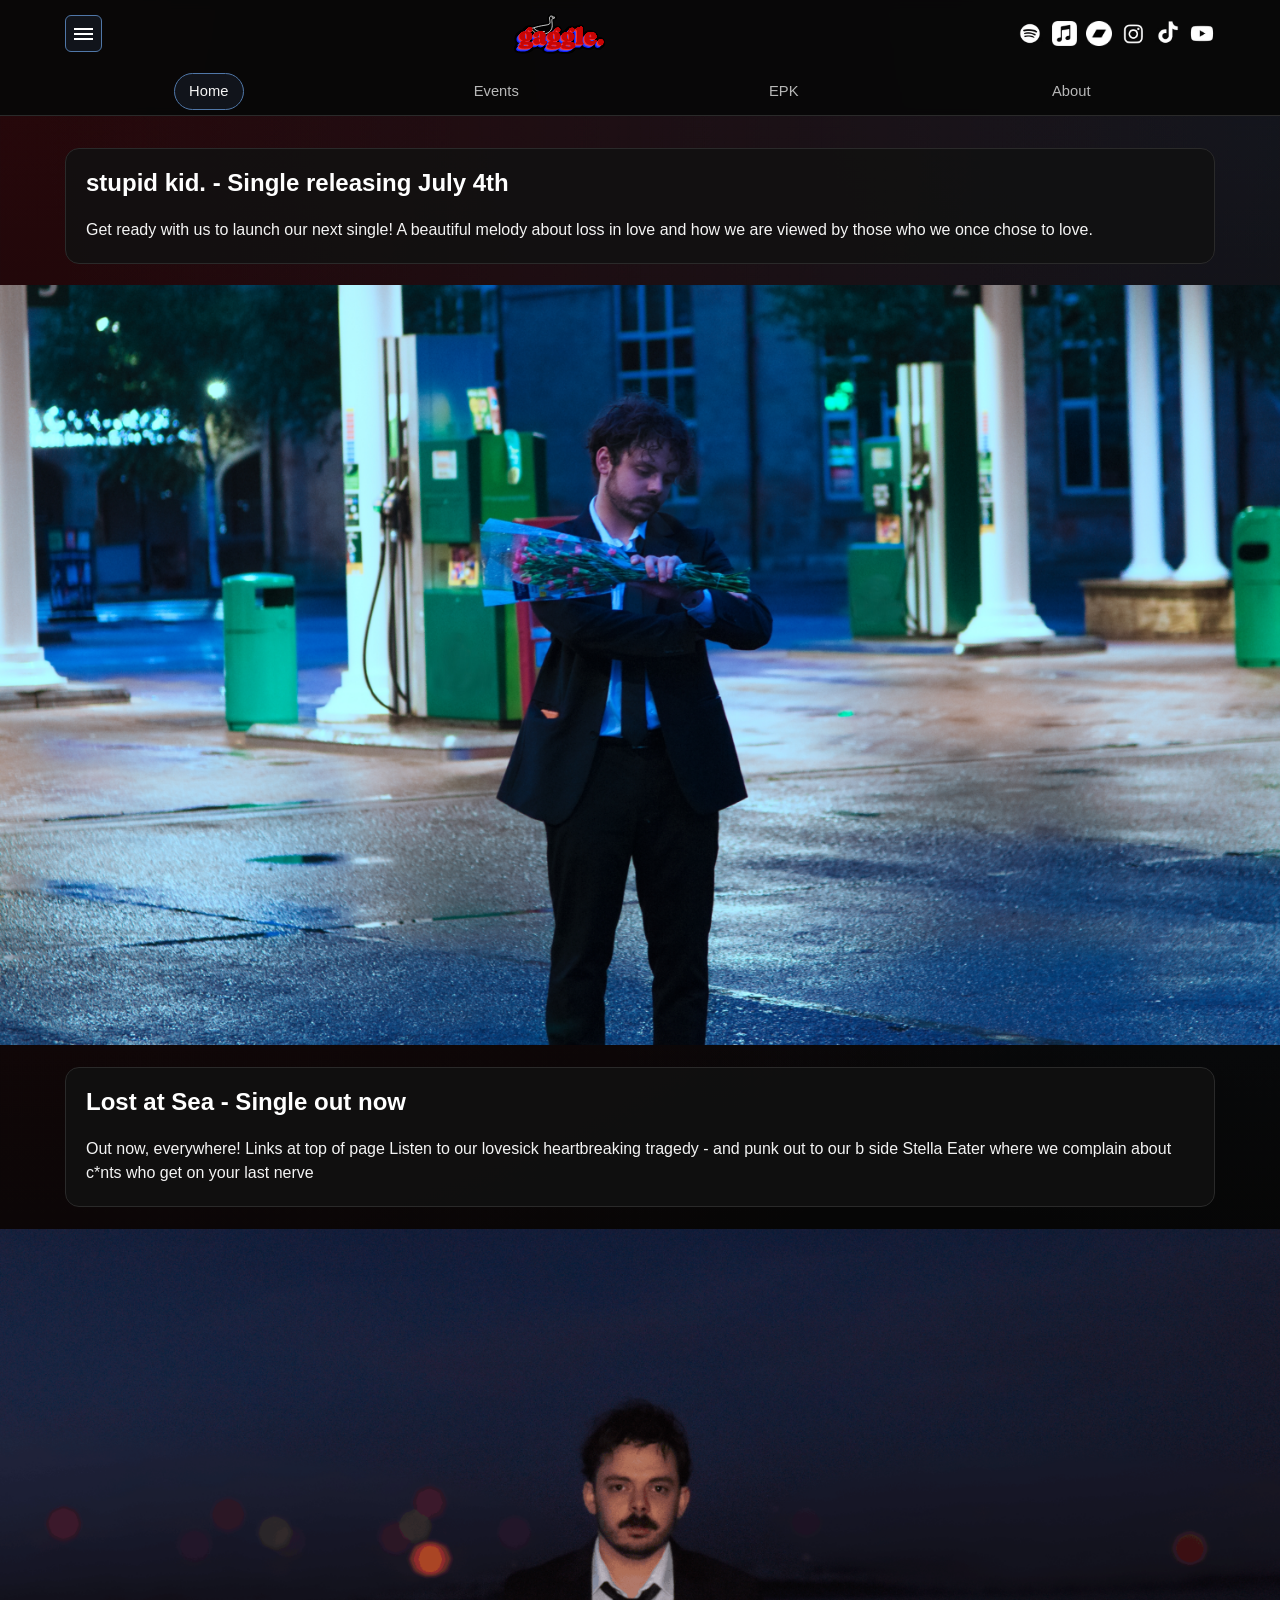
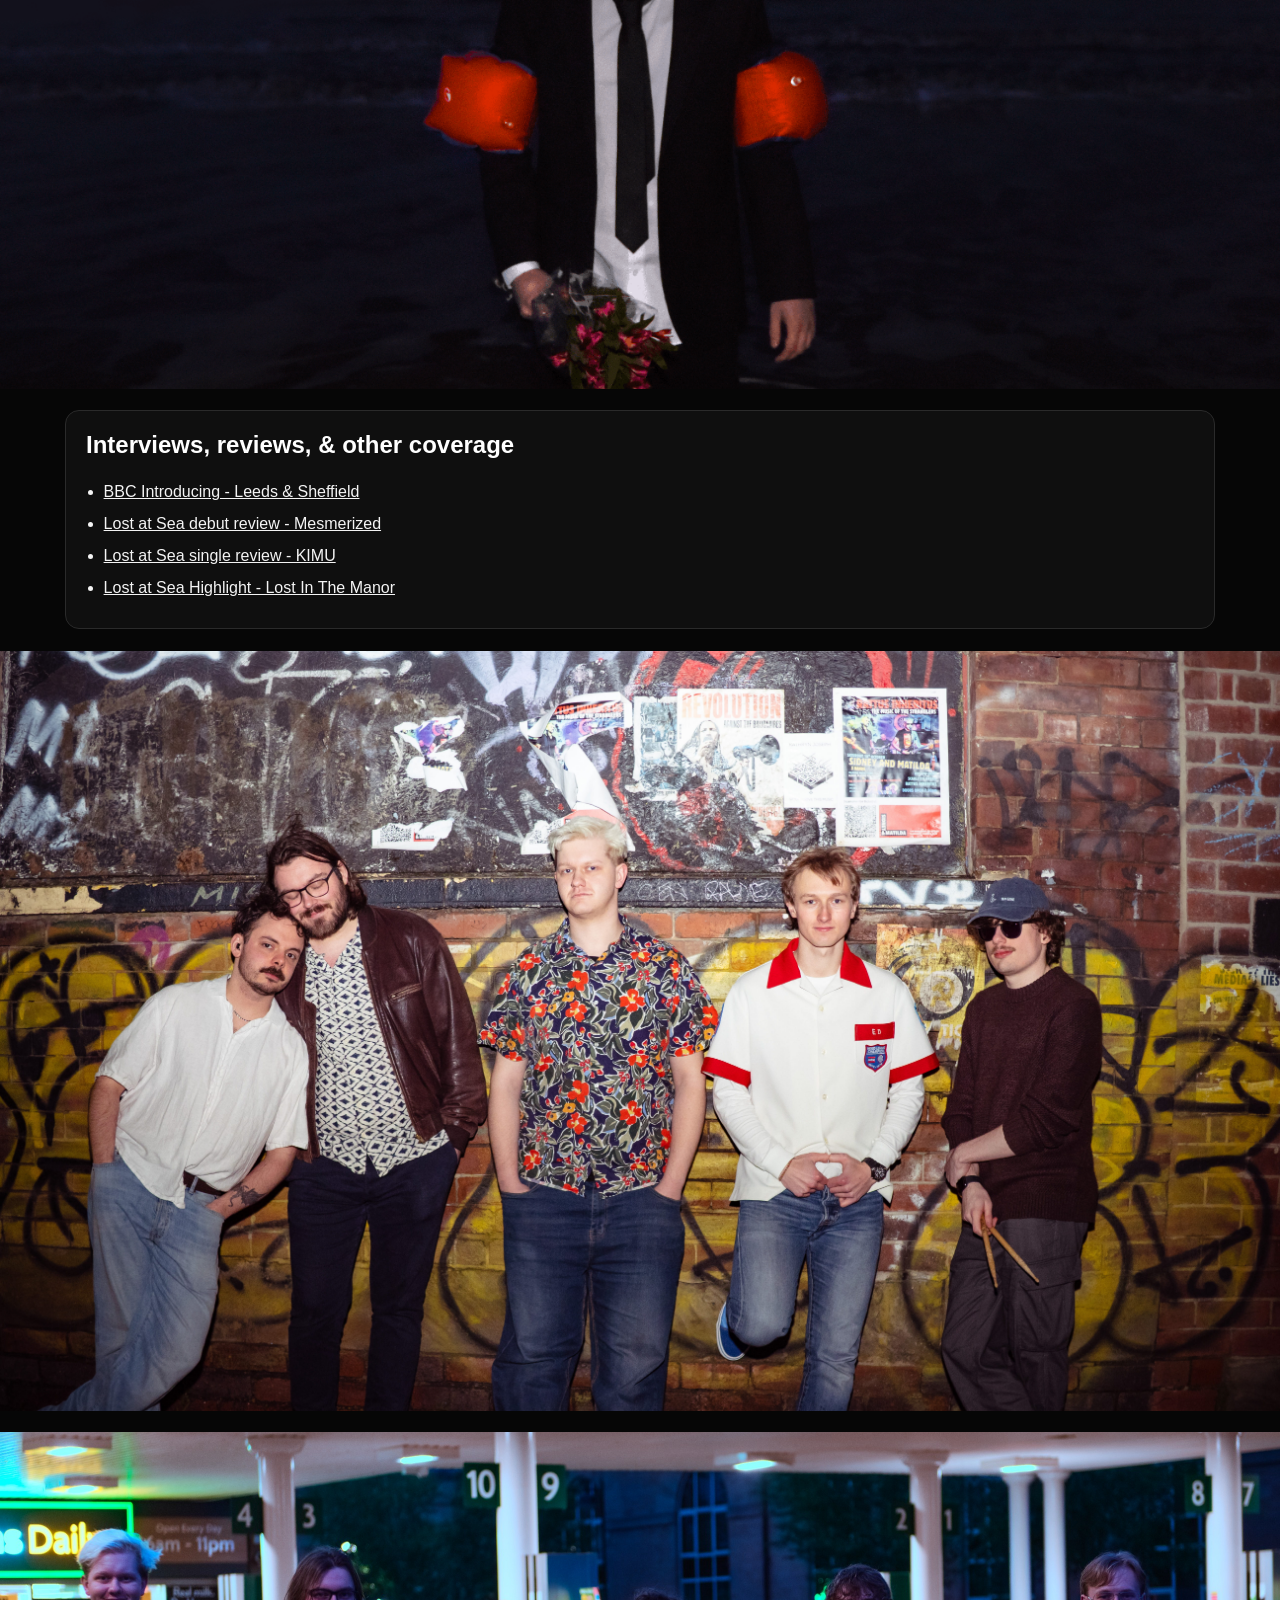
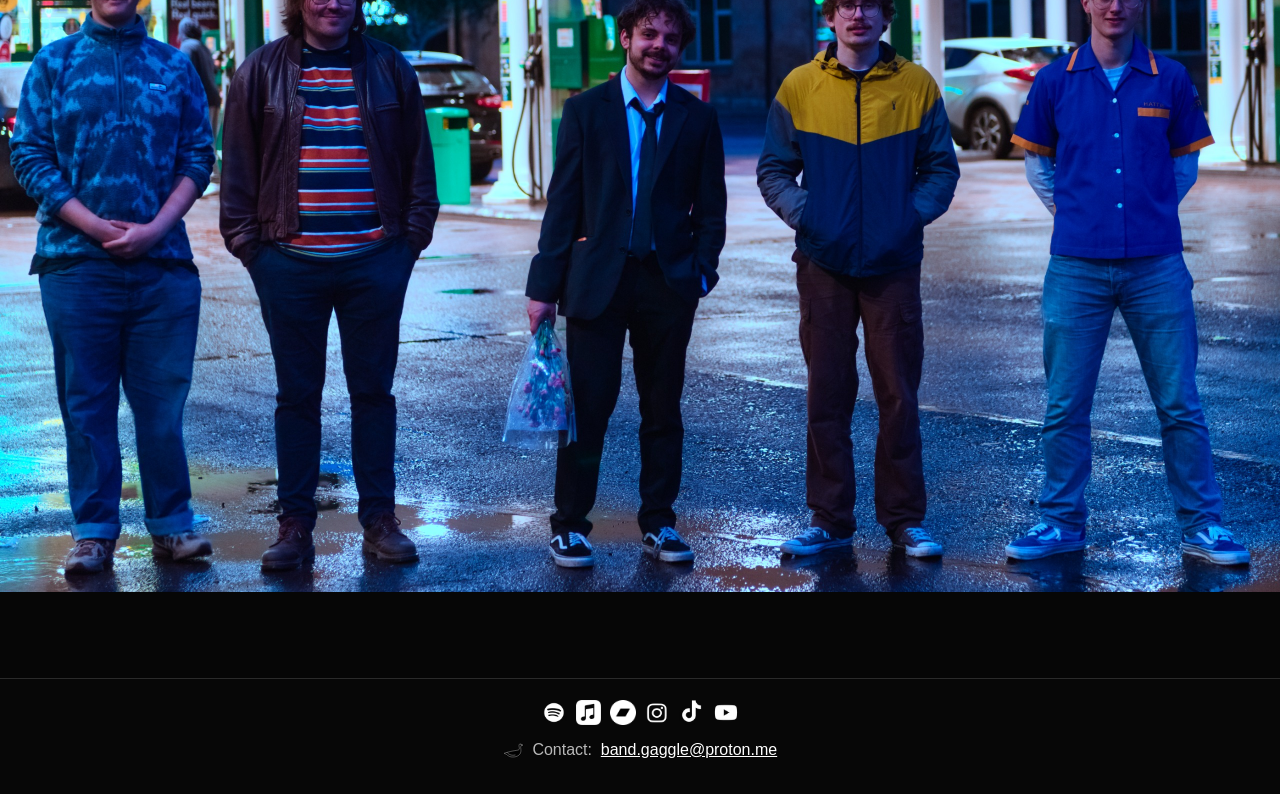
<file: index.html>
<!DOCTYPE html>
<html lang="en">
<head>
  <meta charset="UTF-8">
  <meta name="viewport" content="width=device-width, initial-scale=1.0">
  <title>Gaggle | Home</title>
  <meta name="description" content="Gaggle band website. News, music, tour dates, and more.">
  <link rel="icon" type="image/x-icon" href="/assets/goose.svg">
  <link rel="stylesheet" href="/styles.css">
</head>
<body data-page="home" data-menu-default="open">
  <div id="site-header"></div>

  <main class="page home-page">
    <div class="content-wrap">
      <section class="panel release">
        <h1>stupid kid. - Single releasing July 4th</h1>
        <p>
          Get ready with us to launch our next single!
          A beautiful melody about loss in love and how we are viewed by those who we once chose to love.
        </p>
      </section>
    </div>

    <section class="full-width-photo" aria-label="Band image section one">
      <img src="/assets/press-images/stupid_kid_artwork.jpg" alt="stupid kid. cover art">
    </section>

    <div class="content-wrap">
      <section class="panel release">
        <h1>Lost at Sea - Single out now</h1>
        <p>
          Out now, everywhere! Links at top of page
          Listen to our lovesick heartbreaking tragedy - and punk out to our b side Stella Eater where we complain about c*nts who get on your last nerve
        </p>
      </section>
    </div>

    <section class="full-width-photo" aria-label="Band image section one">
      <img src="/assets/images/lost_at_sea_art.png" alt="Lost at Sea cover art">
    </section>

    <div class="content-wrap">
      <section class="panel">
        <h2>Interviews, reviews, &amp; other coverage</h2>
        <ul class="review-list">
          <li><a href="https://www.bbc.co.uk/programmes/m002sq91" target="_blank" rel="noopener noreferrer">BBC Introducing - Leeds & Sheffield </a></li>
          <li><a href="https://www.mesmerized.io/gaggle-debuts-with-bold-indie-cut-lost-at-sea/" target="_blank" rel="noopener noreferrer">Lost at Sea debut review - Mesmerized</a></li>
          <li><a href="https://karlismyunkle.com/2026/02/23/gaggle-tap-into-relatable-notions-of-heartbreak-with-cinematic-and-emotive-new-single-lost-at-sea/" target="_blank" rel="noopener noreferrer">Lost at Sea single review - KIMU</a></li>
          <li><a href="https://www.lostinthemanor.co.uk/blog/2026/3/3/litm-rock-picks-featuring-the-burton-dagostini-procedure-the-marsh-family-david-goundry-and-more" target="_blank" rel="noopener noreferrer">Lost at Sea Highlight - Lost In The Manor</a></li>
        </ul>
      </section>
    </div>

    <section class="full-width-photo" aria-label="Band image section two">
      <img src="/assets/images/Gaggle JArthur_Pictures-01(2).jpg" alt="Gaggle promo photo 2">
    </section>

    <!-- <div class="content-wrap">
      <section class="panel">
        <h2>More From Gaggle</h2>
        <p>Use this section for a quick update, highlight, or announcement between image features.</p>
      </section>
    </div> -->

    <section class="full-width-photo" aria-label="Band image section three">
      <img src="/assets/press-images/band_full_2.jpeg" alt="Gaggle promo photo 3">
    </section>
  </main>

  <div id="site-footer"></div>
  <script src="/script.js"></script>
</body>
</html>
</file>
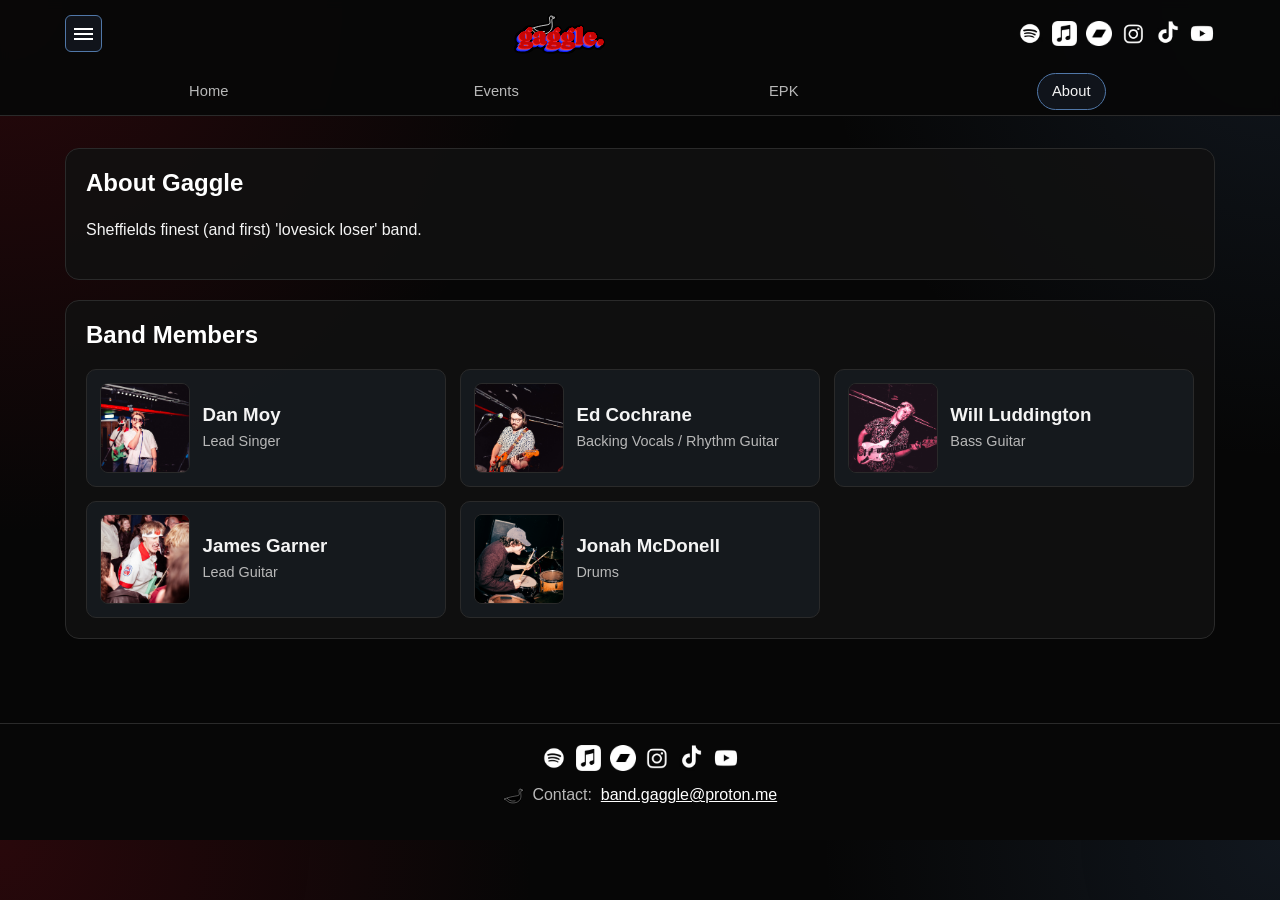
<file: about/index.html>
<!DOCTYPE html>
<html lang="en">
<head>
  <meta charset="UTF-8">
  <meta name="viewport" content="width=device-width, initial-scale=1.0">
  <title>Gaggle | About</title>
  <meta name="description" content="About Gaggle and band members.">
  <link rel="icon" type="image/x-icon" href="/assets/goose.svg">
  <link rel="stylesheet" href="/styles.css">
</head>
<body data-page="about" data-menu-default="open">
  <div id="site-header"></div>

  <main class="page">
    <section class="panel">
      <h1>About Gaggle</h1>
      <p>
        Sheffields finest (and first) 'lovesick loser' band.
      </p>
    </section>

    <section class="panel">
      <h2>Band Members</h2>
      <div class="member-grid">
        <article class="member-card">
          <img class="member-photo" src="/assets/images/Gaggle JArthur_Pictures-06(1).jpg" alt="Dan Moy photo">
          <div>
            <h3>Dan Moy</h3>
            <p class="member-role">Lead Singer</p>
          </div>
        </article>
        <article class="member-card">
          <img class="member-photo" src="/assets/images/Gaggle JArthur_Pictures-07(1).jpg" alt="Ed Cochrane photo">
          <div>
            <h3>Ed Cochrane</h3>
            <p class="member-role">Backing Vocals / Rhythm Guitar</p>
          </div>
        </article>
        <article class="member-card">
          <img class="member-photo" src="/assets/images/Gaggle JArthur_Pictures-09(1).jpg" alt="Will Luddington photo">
          <div>
            <h3>Will Luddington</h3>
            <p class="member-role">Bass Guitar</p>
          </div>
        </article>
        <article class="member-card">
          <img class="member-photo" src="/assets/images/Gaggle JArthur_Pictures-30(1).jpg" alt="James Garner photo">
          <div>
            <h3>James Garner</h3>
            <p class="member-role">Lead Guitar</p>
          </div>
        </article>
        <article class="member-card">
          <img class="member-photo" src="/assets/images/Gaggle JArthur_Pictures-17(1).jpg" alt="Jonah McDonell photo">
          <div>
            <h3>Jonah McDonell</h3>
            <p class="member-role">Drums</p>
          </div>
        </article>
      </div>
    </section>
  </main>

  <div id="site-footer"></div>
  <script src="/script.js"></script>
</body>
</html>
</file>
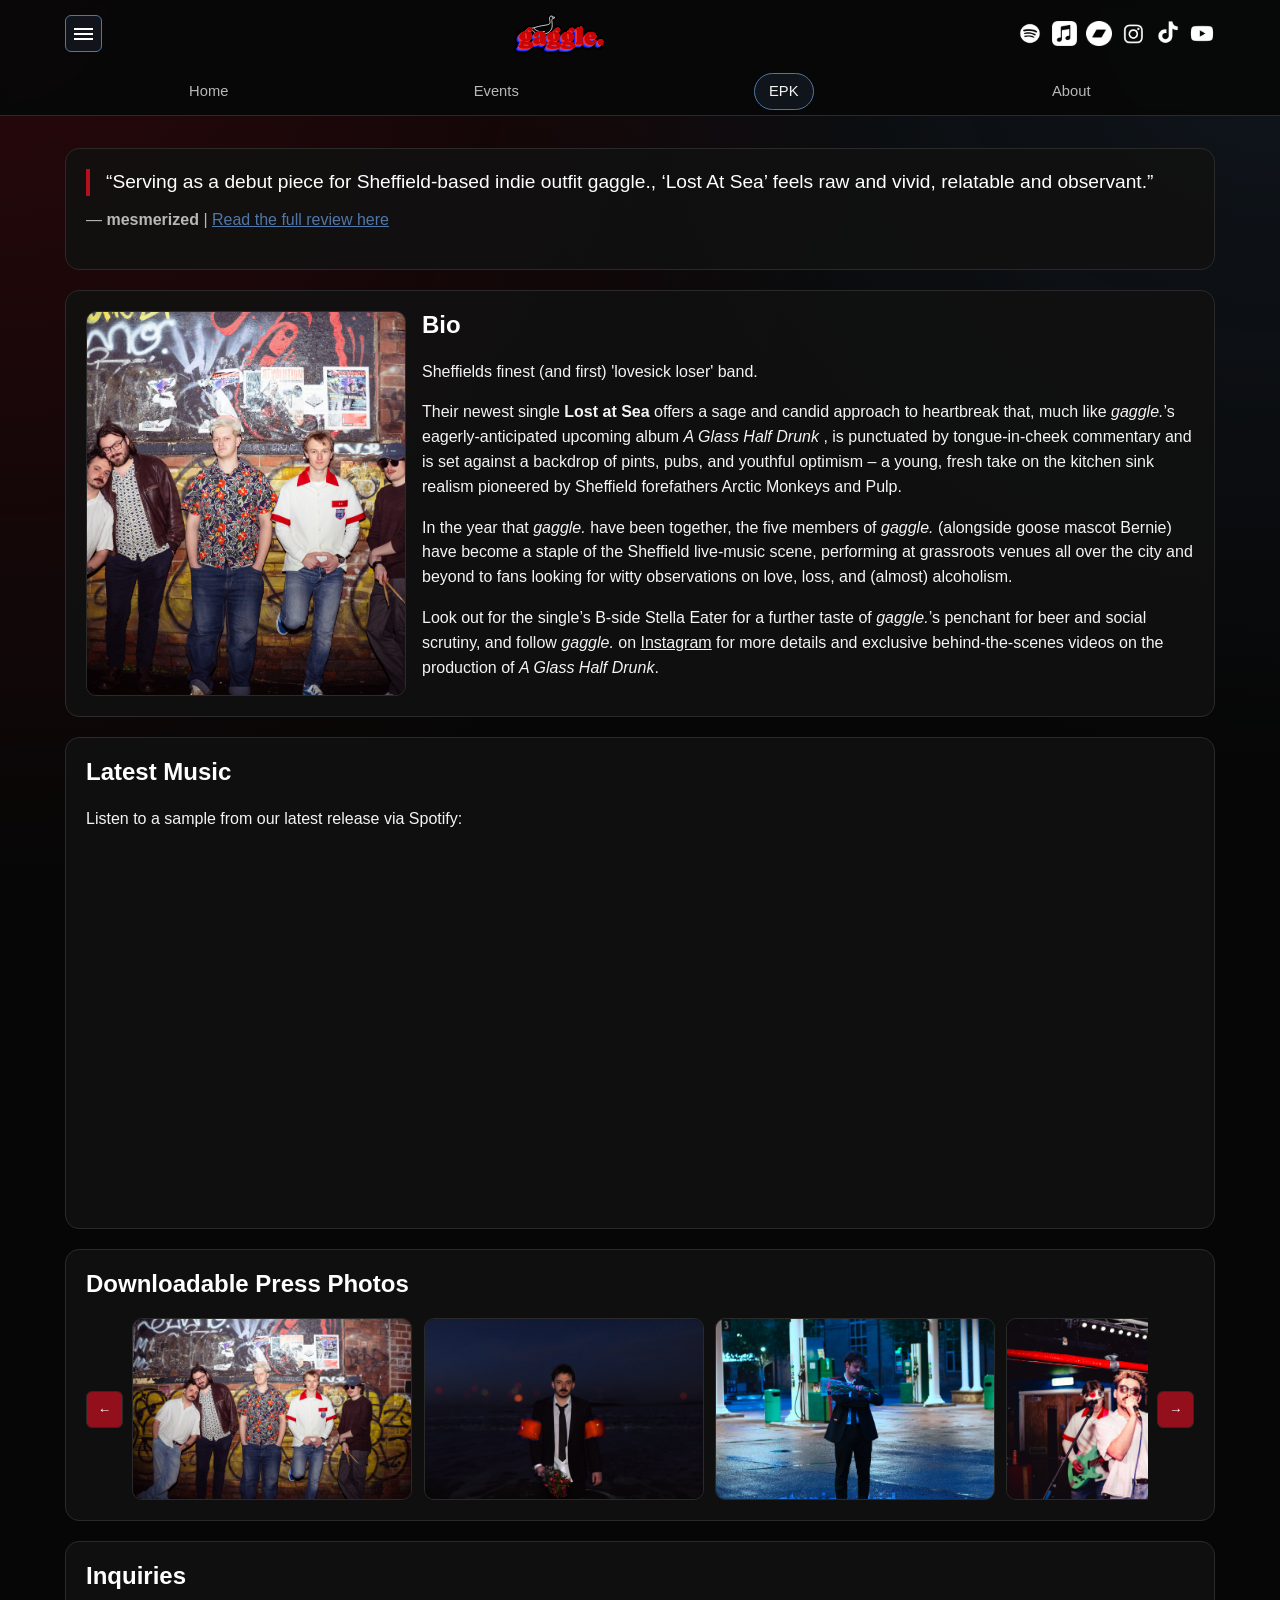
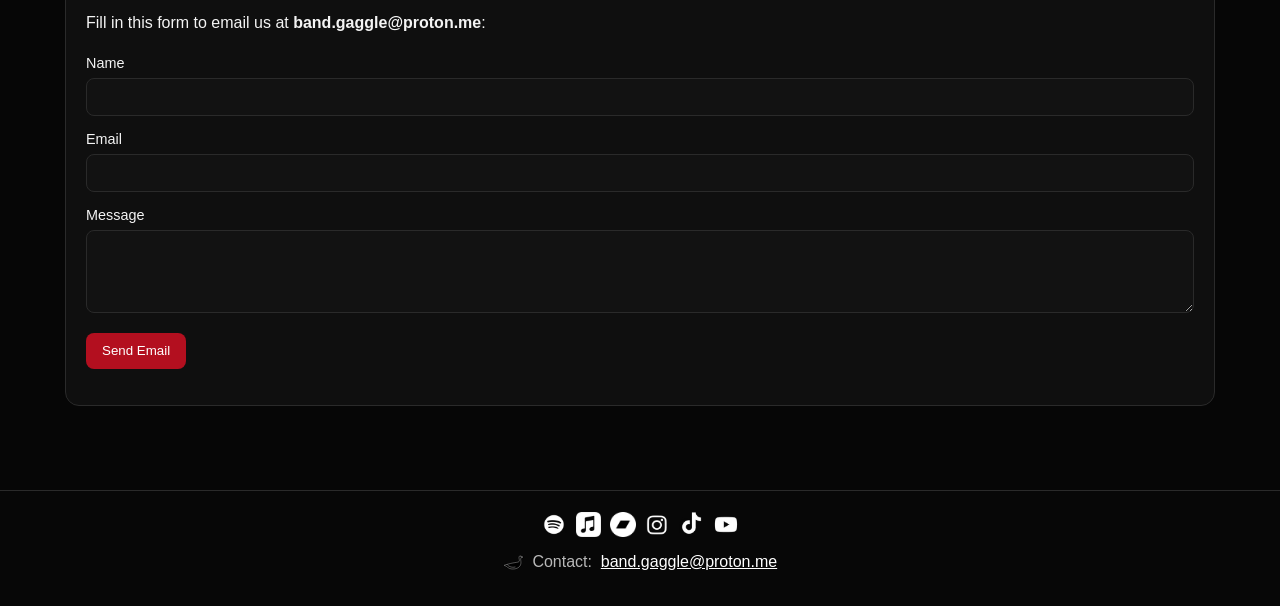
<file: epk/index.html>
<!DOCTYPE html>
<html lang="en">
<head>
  <meta charset="UTF-8">
  <meta name="viewport" content="width=device-width, initial-scale=1.0">
  <title>Gaggle | EPK</title>
  <meta name="description" content="Gaggle Electronic Press Kit - reviews, bio, media and press assets.">
  <link rel="icon" type="image/x-icon" href="/assets/goose.svg">
  <link rel="stylesheet" href="/styles.css">
</head>
<body data-page="epk" data-menu-default="open">
  <div id="site-header"></div>

  <main class="page epk-page">
    <section class="panel epk-quote">
      <blockquote>
        “Serving as a debut piece for Sheffield-based indie outfit gaggle., ‘Lost At Sea’ feels raw and vivid, relatable and observant.”
      </blockquote>
      <p class="review-meta">
        — <strong>mesmerized</strong> | <a href="https://www.mesmerized.io/gaggle-debuts-with-bold-indie-cut-lost-at-sea/" target="_blank" rel="noopener noreferrer">Read the full review here</a>
      </p>
    </section>

    <section class="panel epk-about">
      <div class="epk-about-left">
        <img src="/assets/press-images/Gaggle JArthur_Pictures-01.jpg" alt="Gaggle band photo" loading="lazy">
      </div>
      <div class="epk-about-right">
        <!-- Update this bio to reflect the band's current status and image, not just our single -->
        <h2>Bio</h2>
        <p> Sheffields finest (and first) 'lovesick loser' band.</p>
        <p>Their newest single <b>Lost at Sea</b> offers a sage and candid approach to heartbreak that, much like <i>gaggle.</i>’s 
          eagerly-anticipated upcoming album <i>A Glass Half Drunk </i>, is punctuated by tongue-in-cheek commentary and is set against a backdrop of 
          pints, pubs, and youthful optimism – a young, fresh take on the kitchen sink realism pioneered by Sheffield forefathers Arctic Monkeys and Pulp. 
        </p> 
        <p> In the year that <i>gaggle.</i> have been together, the five members of <i>gaggle.</i> (alongside goose mascot Bernie) 
          have become a staple of the Sheffield live-music scene, performing at grassroots venues all over the city and beyond 
          to fans looking for witty observations on love, loss, and (almost) alcoholism. 
        </p>
        <p> Look out for the single’s B-side Stella Eater for a further taste of <i>gaggle.</i>’s penchant for beer and social scrutiny, 
          and follow <i>gaggle.</i> on <a href="https://instagram.com/gaggle_band" target="_blank" rel="noopener noreferrer">Instagram</a> 
          for more details and exclusive behind-the-scenes videos on the production of <i>A Glass Half Drunk</i>. 
        </p>
      </div>
    </section>

    <!-- add section for notable achievements w/ press coverage -->

    <section class="panel epk-teaser">
      <h2>Latest Music</h2>
      <p>Listen to a sample from our latest release via Spotify:</p>
      <iframe data-testid="embed-iframe" style="border-radius:12px" src="https://open.spotify.com/embed/album/1uCJZxHc8jsFuvQceOzF0v?utm_source=generator" width="100%" height="352" frameBorder="0" allowfullscreen="" allow="autoplay; clipboard-write; encrypted-media; fullscreen; picture-in-picture" loading="lazy"></iframe>
    </section>

    <section class="panel epk-photos">
      <h2>Downloadable Press Photos</h2>
      <div class="carousel-wrapper">
        <button type="button" class="carousel-button carousel-prev" aria-label="Previous photo">←</button>
        <div class="carousel-view">
          <div class="carousel-track">
            <figure>
              <a href="/assets/press-images/Gaggle JArthur_Pictures-01.jpg" download="Gaggle-full-band-1.jpg" aria-label="Download press photo 1"><img src="/assets/press-images/Gaggle JArthur_Pictures-01.jpg" alt="Press photo 1"></a>
            </figure>
            <figure>
              <a href="/assets/press-images/lost_at_sea_artwork.png" download="Gaggle-LAS.jpg" aria-label="Download Lost at Sea artwork"><img src="/assets/press-images/lost_at_sea_artwork.png" alt="Lost at Sea artwork"></a>
            </figure>
            <figure>
              <a href="/assets/press-images/stupid_kid_artwork.jpg" download="Gaggle-SK.jpg" aria-label="Download Stupid Kid artwork"><img src="/assets/press-images/stupid_kid_artwork.jpg" alt="Stupid Kid artwork"></a>
            </figure>
            <figure>
              <a href="/assets/press-images/Gaggle JArthur_Pictures-06.jpg" download="Gaggle-dan-vox.jpg" aria-label="Download press photo 2"><img src="/assets/press-images/Gaggle JArthur_Pictures-06.jpg" alt="Press photo 2"></a>
            </figure>
            <figure>
              <a href="/assets/press-images/Gaggle JArthur_Pictures-07.jpg" download="Gaggle-ed-guitar.jpg" aria-label="Download press photo 3"><img src="/assets/press-images/Gaggle JArthur_Pictures-07.jpg" alt="Press photo 3"></a>
            </figure>
            <figure>
              <a href="/assets/press-images/Gaggle JArthur_Pictures-09.jpg" download="Gaggle-will-bass.jpg" aria-label="Download press photo 4"><img src="/assets/press-images/Gaggle JArthur_Pictures-09.jpg" alt="Press photo 4"></a>
            </figure>
            <figure>
              <a href="/assets/press-images/Gaggle JArthur_Pictures-17.jpg" download="Gaggle-jonah-drums.jpg" aria-label="Download press photo 5"><img src="/assets/press-images/Gaggle JArthur_Pictures-17.jpg" alt="Press photo 5"></a>
            </figure>
            <figure>
              <a href="/assets/press-images/Gaggle JArthur_Pictures-30.jpg" download="Gaggle-james-guitar.jpg" aria-label="Download press photo 6"><img src="/assets/press-images/Gaggle JArthur_Pictures-30.jpg" alt="Press photo 6"></a>
            </figure>
            <figure>
              <a href="/assets/press-images/WDL_0804.JPG" download="Gaggle-full-band-3.jpg" aria-label="Download press photo 7"><img src="/assets/press-images/WDL_0804.JPG" alt="Press photo 7"></a>
            </figure>
            <figure>
              <a href="/assets/press-images/band_full_2.jpeg" download="Gaggle-full-band-2.jpg" aria-label="Download press photo 8"><img src="/assets/press-images/band_full_2.jpeg" alt="Press photo 8"></a>
            </figure>
          </div>
        </div>
        <button type="button" class="carousel-button carousel-next" aria-label="Next photo">→</button>
      </div>
    </section>

    <section class="panel epk-contact">
      <h2>Inquiries</h2>
      <p>Fill in this form to email us at <strong>band.gaggle@proton.me</strong>:</p>
      <form id="epk-contact-form">
        <div class="form-row"><label for="epk-name">Name</label><input type="text" id="epk-name" name="name" required></div>
        <div class="form-row"><label for="epk-email">Email</label><input type="email" id="epk-email" name="email" required></div>
        <div class="form-row"><label for="epk-message">Message</label><textarea id="epk-message" name="message" rows="4" required></textarea></div>
        <button type="submit" class="button">Send Email</button>
        <p id="epk-contact-status" class="contact-status" role="status" aria-live="polite"></p>
      </form>
    </section>
  </main>

  <div id="site-footer"></div>
  <script src="/script.js"></script>
</body>
</html>
</file>
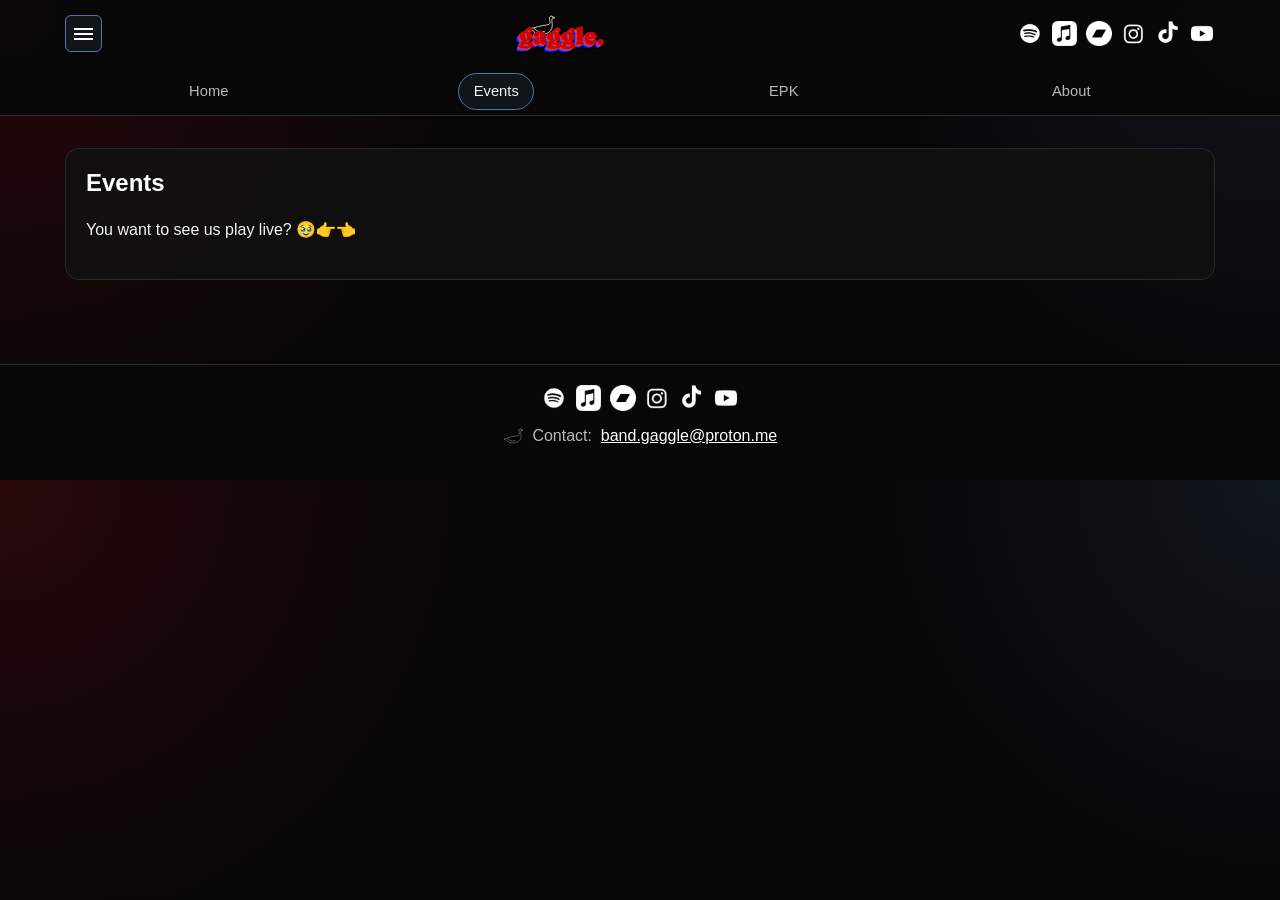
<file: events/index.html>
<!DOCTYPE html>
<html lang="en">
<head>
  <meta charset="UTF-8">
  <meta name="viewport" content="width=device-width, initial-scale=1.0">
  <title>Gaggle | Events</title>
  <meta name="description" content="Upcoming gigs and events for Gaggle.">
  <link rel="icon" type="image/x-icon" href="/assets/goose.svg">
  <link rel="stylesheet" href="/styles.css">
</head>
<body data-page="events" data-menu-default="open">
  <div id="site-header"></div>

  <main class="page">
    <section class="panel">
      <h1>Events</h1>
      <p>You want to see us play live? 🥹👉👈</p>
      <!-- <p>Add new events by duplicating any <strong>event-item</strong> block below and editing location, date/time, and ticket link.</p> -->
    </section>

    <section class="events-list">
      <article class="event-item" data-date="2026-02-16">
        <h3>Sidney + Matilda, Sheffield</h3>
        <p class="event-meta">Monday, 16 February 2026 · 19:30</p>
        <a class="ticket-link" href="https://fatso.ma/25U1" target="_blank" rel="noopener noreferrer">Tickets</a>
        | <a class="maps-link" href="https://maps.app.goo.gl/7uBh8KprcwVZbgyK7" target="_blank" rel="noopener noreferrer">Map Location</a>
      </article>

      <article class="event-item" data-date="2026-03-19">
        <h3>Factory Floor, Sheffield</h3>
        <p class="event-meta">Thursday, 19 March 2026 · 20:00</p>
        <p class="event-meta">FREE ENTRY</p>
        <a class="maps-link" href="https://maps.app.goo.gl/LRS6upNhL1proco6A" target="_blank" rel="noopener noreferrer">Map Location</a>
      </article>

      <article class="event-item" data-date="2026-05-02">
        <h3>Sidney + Matilda, Sheffield</h3>
        <p class="event-meta">Saturday, 2 May 2026 · 14:00 - 23:00</p>
        <a class="ticket-link" href="https://www.fatsoma.com/e/prciuu83" target="_blank" rel="noopener noreferrer">Free Entry Tickets</a> 
        | <a class="maps-link" href="https://maps.app.goo.gl/7uBh8KprcwVZbgyK7" target="_blank" rel="noopener noreferrer">Map Location</a>
      </article>

      <article class="event-item" data-date="2026-05-23">
        <h3>The Harlequin, Sheffield</h3>
        <p class="event-meta">Saturday, 23 May 2026 · 20:00</p>
        <p class="event-meta">FREE ENTRY</p>
        <a class="maps-link" href="https://maps.app.goo.gl/9WAbC7imURo9g3GN9" target="_blank" rel="noopener noreferrer">Map Location</a>
      </article>
      
      <article class="event-item" data-date="2026-07-18">
        <h3>Hyde Park Book Club, Leeds</h3>
        <p class="event-meta">Saturday, 18 July 2026 · 19:30</p>
        <a class="ticket-link" href="https://ticketool.co.uk/t/a1387f05-3584-493d-a5a8-701425e84f6b/gaggle-jh2ia" target="_blank" rel="noopener noreferrer">Tickets</a> 
        | <a class="maps-link" href="https://maps.app.goo.gl/uxMRpacUTzHo9PWn7" target="_blank" rel="noopener noreferrer">Map Location</a>
      </article>

      <article class="event-item" data-date="2026-07-25">
        <h3>Frog & Parrot, Sheffield</h3>
        <p class="event-meta">Saturday, 25 July 2026 · 17:00</p>
        <p class="event-meta">FREE ENTRY - Tramlines Fringe</p>
        <a class="maps-link" href="https://maps.app.goo.gl/csH6pAgtRdxXrEPC9" target="_blank" rel="noopener noreferrer">Map Location</a>
      </article>

      <article class="event-item" data-date="2026-07-12">
        <h3>Sidney + Matilda, Sheffield</h3>
        <p class="event-meta">Sunday, 12 July 2026 · 19:00</p>
        <a class="ticket-link" href="https://fatso.ma/fndrc" target="_blank" rel="noopener noreferrer">Tickets</a>
        | <a class="maps-link" href="https://maps.app.goo.gl/7uBh8KprcwVZbgyK7" target="_blank" rel="noopener noreferrer">Map Location</a>
      </article>

      <!-- <article class="event-item" data-date="2026-04-18">
        <h3>Venue Name, City</h3>
        <p class="event-meta">Saturday, 18 April 2026 · 20:00</p>
        <a class="ticket-link" href="#" target="_blank" rel="noopener noreferrer">Ticket link</a>
        | <a class="maps-link" href="#" target="_blank" rel="noopener noreferrer">Map Location</a>
      </article> -->
    </section>
  </main>

  <div id="site-footer"></div>
  <script src="/script.js"></script>
</body>
</html>
</file>
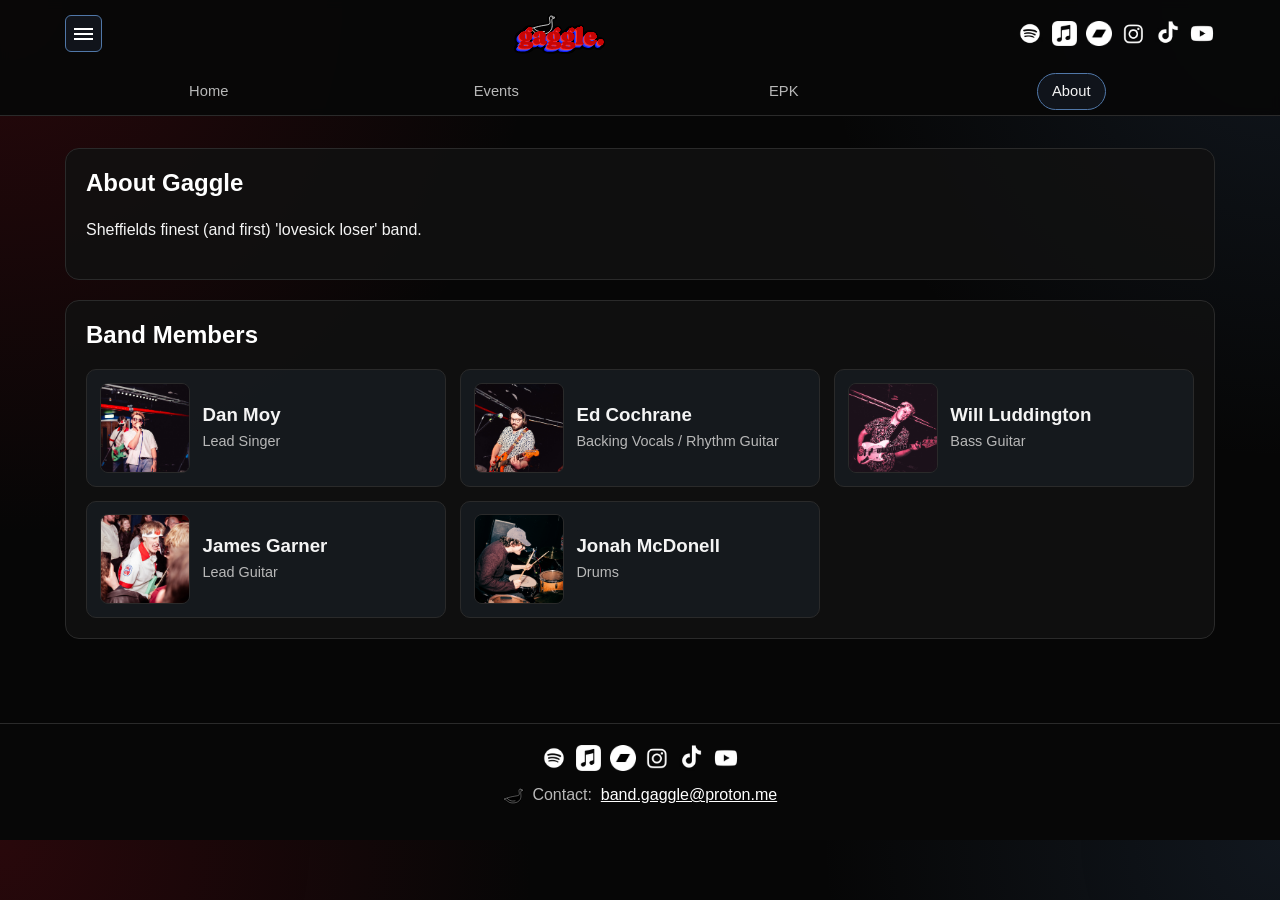
<file: about.html>
<!DOCTYPE html>
<html lang="en">
<head>
  <meta charset="UTF-8">
  <meta name="viewport" content="width=device-width, initial-scale=1.0">
  <title>Gaggle | About</title>
  <meta name="description" content="About Gaggle and band members.">
  <link rel="stylesheet" href="styles.css">
</head>
<body data-page="about" data-menu-default="open">
  <div id="site-header"></div>

  <main class="page">
    <section class="panel">
      <h1>About Gaggle</h1>
      <p>
        Sheffields finest (and first) 'lovesick loser' band.
      </p>
    </section>

    <section class="panel">
      <h2>Band Members</h2>
      <div class="member-grid">
        <article class="member-card">
          <img class="member-photo" src="assets/images/Gaggle JArthur_Pictures-06(1).jpg" alt="Dan Moy photo">
          <div>
            <h3>Dan Moy</h3>
            <p class="member-role">Lead Singer</p>
          </div>
        </article>
        <article class="member-card">
          <img class="member-photo" src="assets/images/Gaggle JArthur_Pictures-07(1).jpg" alt="Ed Cochrane photo">
          <div>
            <h3>Ed Cochrane</h3>
            <p class="member-role">Backing Vocals / Rhythm Guitar</p>
          </div>
        </article>
        <article class="member-card">
          <img class="member-photo" src="assets/images/Gaggle JArthur_Pictures-09(1).jpg" alt="Will Luddington photo">
          <div>
            <h3>Will Luddington</h3>
            <p class="member-role">Bass Guitar</p>
          </div>
        </article>
        <article class="member-card">
          <img class="member-photo" src="assets/images/Gaggle JArthur_Pictures-30(1).jpg" alt="James Garner photo">
          <div>
            <h3>James Garner</h3>
            <p class="member-role">Lead Guitar</p>
          </div>
        </article>
        <article class="member-card">
          <img class="member-photo" src="assets/images/Gaggle JArthur_Pictures-17(1).jpg" alt="Jonah McDonell photo">
          <div>
            <h3>Jonah McDonell</h3>
            <p class="member-role">Drums</p>
          </div>
        </article>
      </div>
    </section>
  </main>

  <div id="site-footer"></div>
  <script src="script.js"></script>
</body>
</html>
</file>
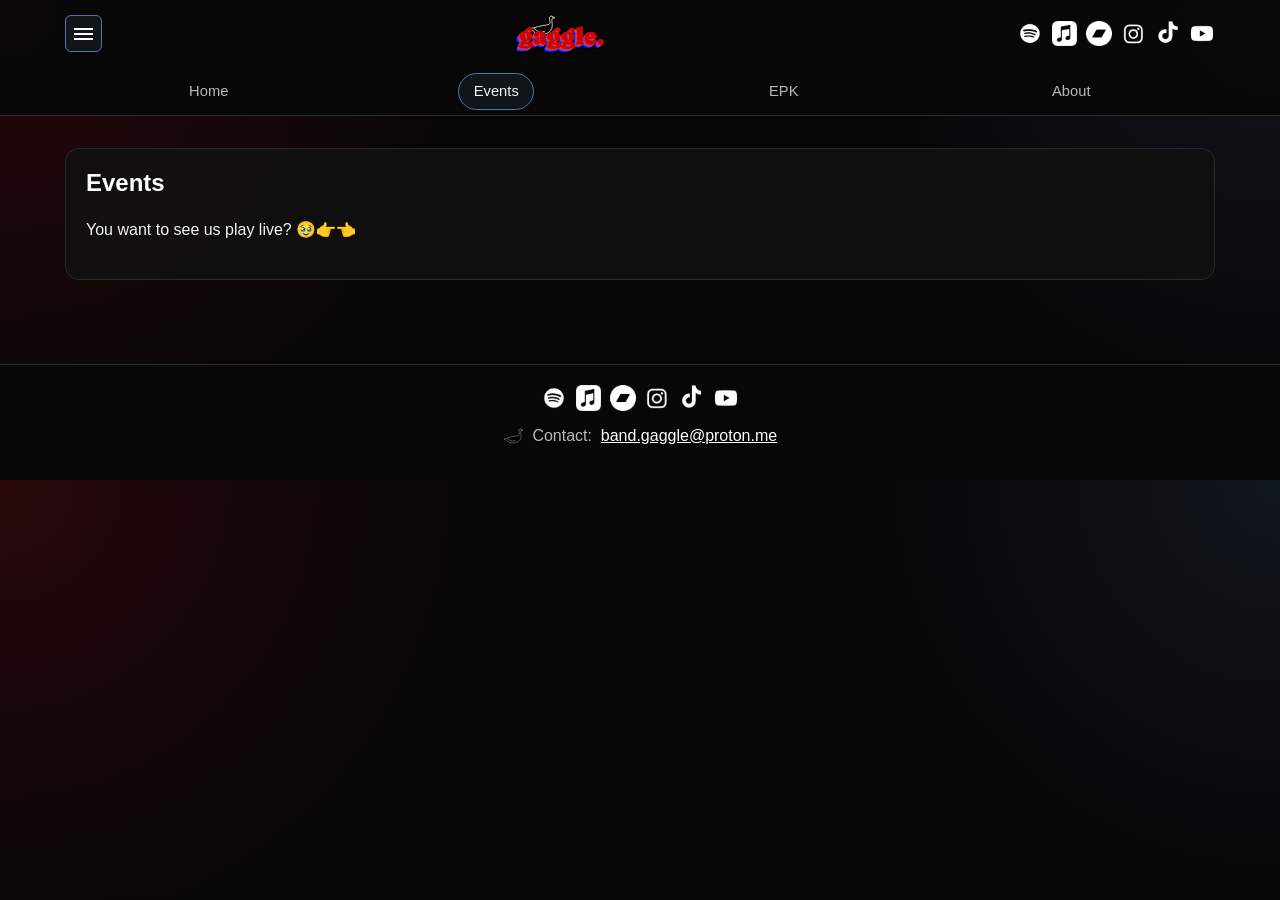
<file: events.html>
<!DOCTYPE html>
<html lang="en">
<head>
  <meta charset="UTF-8">
  <meta name="viewport" content="width=device-width, initial-scale=1.0">
  <title>Gaggle | Events</title>
  <meta name="description" content="Upcoming gigs and events for Gaggle.">
  <link rel="stylesheet" href="styles.css">
</head>
<body data-page="events" data-menu-default="open">
  <div id="site-header"></div>

  <main class="page">
    <section class="panel">
      <h1>Events</h1>
      <p>You want to see us play live? 🥹👉👈</p>
      <!-- <p>Add new events by duplicating any <strong>event-item</strong> block below and editing location, date/time, and ticket link.</p> -->
    </section>

    <section class="events-list">
      <article class="event-item" data-date="2026-02-16">
        <h3>Sidney + Matilda, Sheffield</h3>
        <p class="event-meta">Monday, 16 February 2026 · 19:30</p>
        <a class="ticket-link" href="https://fatso.ma/25U1" target="_blank" rel="noopener noreferrer">Tickets</a>
        | <a class="maps-link" href="https://maps.app.goo.gl/7uBh8KprcwVZbgyK7" target="_blank" rel="noopener noreferrer">Map Location</a>
      </article>

      <article class="event-item" data-date="2026-03-19">
        <h3>Factory Floor, Sheffield</h3>
        <p class="event-meta">Thursday, 19 March 2026 · 20:00</p>
        <p class="event-meta">FREE ENTRY</p>
        <a class="maps-link" href="https://maps.app.goo.gl/LRS6upNhL1proco6A" target="_blank" rel="noopener noreferrer">Map Location</a>
      </article>

      <article class="event-item" data-date="2026-05-02">
        <h3>Sidney + Matilda, Sheffield</h3>
        <p class="event-meta">Saturday, 2 May 2026 · 14:00 - 23:00</p>
        <a class="ticket-link" href="https://www.fatsoma.com/e/prciuu83" target="_blank" rel="noopener noreferrer">Free Entry Tickets</a> 
        | <a class="maps-link" href="https://maps.app.goo.gl/7uBh8KprcwVZbgyK7" target="_blank" rel="noopener noreferrer">Map Location</a>
      </article>

      <!-- <article class="event-item" data-date="2026-04-18">
        <h3>Venue Name, City</h3>
        <p class="event-meta">Saturday, 18 April 2026 · 20:00</p>
        <a class="ticket-link" href="#" target="_blank" rel="noopener noreferrer">Ticket link</a>
        | <a class="maps-link" href="#" target="_blank" rel="noopener noreferrer">Map Location</a>
      </article> -->
    </section>
  </main>

  <div id="site-footer"></div>
  <script src="script.js"></script>
</body>
</html>
</file>
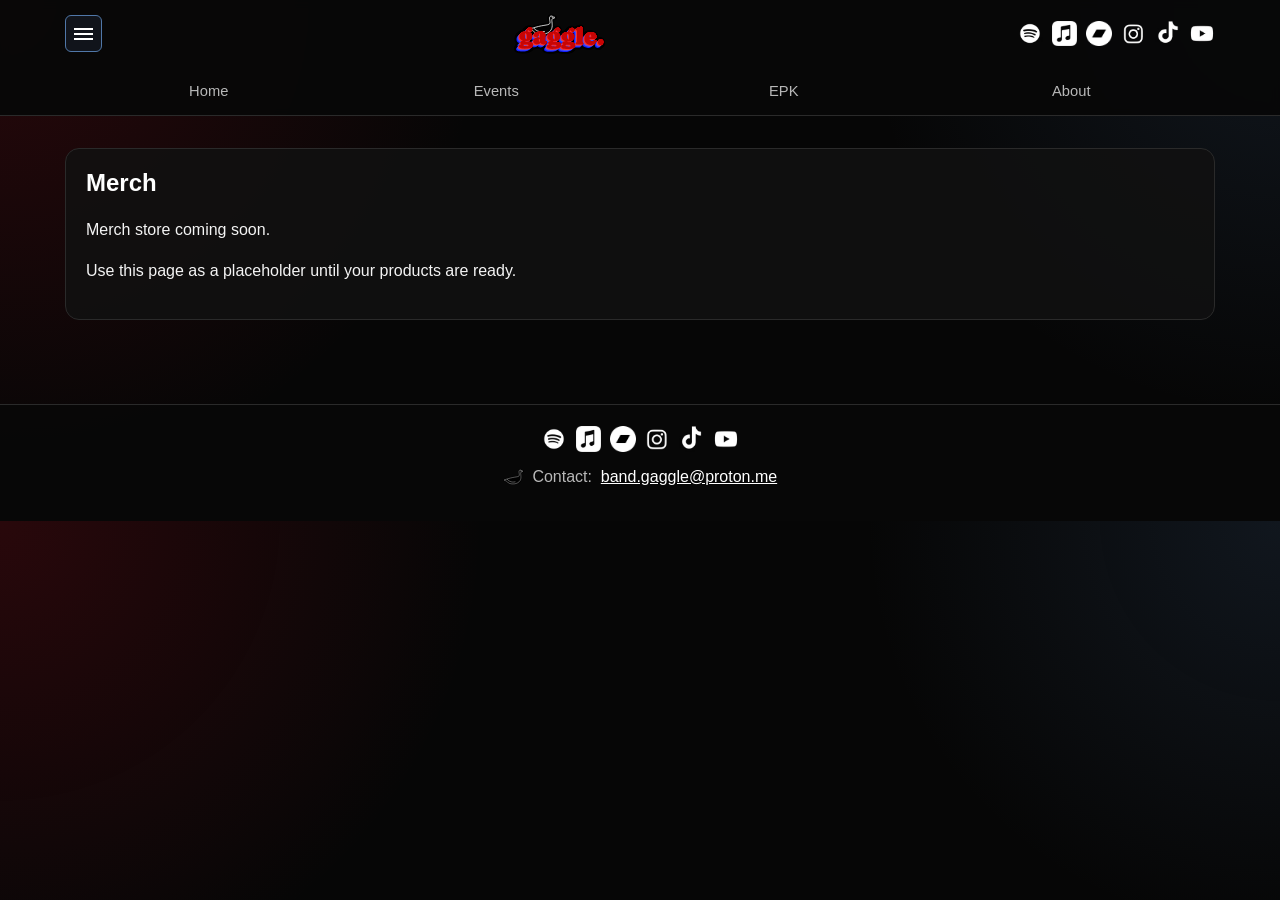
<file: merch.html>
<!DOCTYPE html>
<html lang="en">
<head>
  <meta charset="UTF-8">
  <meta name="viewport" content="width=device-width, initial-scale=1.0">
  <title>Gaggle | Merch</title>
  <meta name="description" content="Merch page for Gaggle band.">
  <link rel="stylesheet" href="styles.css">
</head>
<body data-page="merch" data-menu-default="open">
  <div id="site-header"></div>

  <main class="page">
    <section class="panel">
      <h1>Merch</h1>
      <p>Merch store coming soon.</p>
      <p>Use this page as a placeholder until your products are ready.</p>
    </section>
  </main>

  <div id="site-footer"></div>
  <script src="script.js"></script>
</body>
</html>
</file>
<file: styles.css>
:root {
  --bg: #060606;
  --surface: #111111;
  --text: #f4f4f4;
  --muted: #b8b8b8;
  --accent-red: #b30f1f;
  --accent-red-soft: #d43a4a;
  --accent-blue: #5077a8;
  --border: #2a2a2a;
}

* {
  box-sizing: border-box;
}

html,
body {
  margin: 0;
  padding: 0;
  background: radial-gradient(circle at top right, rgba(80, 119, 168, 0.15), transparent 30%),
    radial-gradient(circle at top left, rgba(179, 15, 31, 0.2), transparent 35%),
    var(--bg);
  color: var(--text);
  font-family: Arial, Helvetica, sans-serif;
  line-height: 1.55;
}

a {
  color: inherit;
}

.site-header,
.site-footer {
  border-bottom: 1px solid var(--border);
  background: rgba(8, 8, 8, 0.95);
}

.site-header {
  position: sticky;
  top: 0;
  z-index: 1000;
  backdrop-filter: blur(4px);
  --menu-space: 0px;
  padding-bottom: var(--menu-space);
}

.site-footer {
  border-top: 1px solid var(--border);
  border-bottom: 0;
  margin-top: 3rem;
}

.header-inner,
.footer-inner,
.page {
  width: min(1150px, 92%);
  margin: 0 auto;
}

.header-inner {
  display: grid;
  grid-template-columns: auto 1fr auto;
  align-items: center;
  gap: 1rem;
  padding: 0.85rem 0;
  position: relative;
}

.main-nav ul,
.social-links {
  list-style: none;
  margin: 0;
  padding: 0;
  display: flex;
  flex-wrap: wrap;
  gap: 0.55rem;
}

.menu-toggle {
  width: 2.3rem;
  height: 2.3rem;
  border: 1px solid var(--accent-blue);
  background: rgba(80, 119, 168, 0.12);
  border-radius: 6px;
  display: inline-flex;
  flex-direction: column;
  align-items: center;
  justify-content: center;
  gap: 3px;
  cursor: pointer;
}

.menu-toggle:hover,
.menu-toggle:focus-visible {
  border-color: var(--accent-red-soft);
  background: rgba(179, 15, 31, 0.2);
}

.menu-toggle .bar {
  display: block;
  width: 1.15rem;
  height: 2px;
  background: #fff;
  margin: 0;
}

.main-nav {
  position: absolute;
  left: 0;
  right: 0;
  top: calc(100% + 0.35rem);
  background: transparent;
  border: 0;
  border-radius: 0;
  padding: 0;
  box-shadow: none;
  display: none;
}

.main-nav.open {
  display: block;
}

.main-nav a {
  display: inline-block;
  text-decoration: none;
  padding: 0.4rem 0.9rem;
  border: 1px solid transparent;
  border-radius: 999px;
  color: var(--muted);
  font-size: 0.92rem;
  text-align: center;
}

.main-nav ul {
  gap: 0;
  width: 100%;
  justify-content: space-between;
}

.main-nav li {
  flex: 1;
  display: flex;
  justify-content: center;
}

.main-nav a:hover,
.main-nav a:focus-visible,
.main-nav a.active {
  color: var(--text);
  border-color: var(--accent-blue);
  background: rgba(80, 119, 168, 0.12);
}

.logo-wrap {
  text-align: center;
}

.logo-wrap img {
  max-height: 40px;
  width: auto;
  display: block;
  margin: 0 auto;
}

.social-area {
  display: flex;
  justify-content: flex-end;
}

.social-links a {
  width: 2.1rem;
  height: 2.1rem;
  align-items: center;
  justify-content: center;
  border: 0;
  border-radius: 6px;
  text-decoration: none;
  background: transparent;
}

.social-links a:hover,
.social-links a:focus-visible {
  background: rgba(179, 15, 31, 0.2);
}

.social-links img {
  width: 1.6rem;
  height: 1.6rem;
  object-fit: contain;
  display: block;
}

.page {
  padding: 2rem 0 1rem;
}

.page.home-page {
  width: 100%;
  margin: 0;
  padding: 2rem 0 1rem;
}

.home-page .content-wrap {
  width: min(1150px, 92%);
  margin: 0 auto;
}

.panel {
  background: rgba(17, 17, 17, 0.86);
  border: 1px solid var(--border);
  border-radius: 14px;
  padding: 1.25rem;
  margin-bottom: 1.25rem;
}

h1,
h2,
h3 {
  margin-top: 0;
  line-height: 1.2;
}

h1,
h2 {
  color: #ffffff;
}

.release p {
  margin-bottom: 0;
}

.review-list {
  padding-left: 1.1rem;
  margin-bottom: 0;
}

.review-list li {
  margin-bottom: 0.45rem;
}

.gallery {
  display: grid;
  grid-template-columns: repeat(1, minmax(0, 1fr));
  gap: 1rem;
}

.full-width-photo {
  width: 100%;
  margin-left: calc(50% - 50vw);
  margin-right: calc(50% - 50vw);
  margin-top: 1.35rem;
  margin-bottom: 1.35rem;
}

.full-width-photo img {
  display: block;
  width: 100%;
  height: auto;
  object-fit: cover;
  max-height: 760px;
}

.gallery figure {
  margin: 0;
  border: 1px solid var(--border);
  border-radius: 12px;
  overflow: hidden;
  background: #0d0d0d;
}

.gallery img {
  display: block;
  width: 100%;
  height: auto;
  max-height: 760px;
  object-fit: cover;
}

.gallery figcaption {
  padding: 0.75rem 0.9rem;
  color: var(--muted);
  font-size: 0.9rem;
}

.events-list {
  display: grid;
  gap: 0.9rem;
}

.event-item {
  border: 1px solid var(--border);
  border-left: 4px solid var(--accent-red-soft);
  border-radius: 10px;
  padding: 0.9rem 1rem;
  background: rgba(17, 17, 17, 0.9);
}

.event-item h3 {
  margin-bottom: 0.3rem;
}

.event-meta {
  color: var(--muted);
  margin-bottom: 0.45rem;
}

.ticket-link {
  color: #ffffff;
  text-underline-offset: 3px;
}

.maps-link {
  color: #ffffff;
  text-underline-offset: 3px;
}

.member-grid {
  display: grid;
  grid-template-columns: repeat(auto-fit, minmax(300px, 1fr));
  gap: 0.85rem;
}

.member-card {
  border: 1px solid var(--border);
  border-radius: 10px;
  padding: 0.8rem;
  background: rgba(80, 119, 168, 0.09);
  display: grid;
  grid-template-columns: 90px 1fr;
  align-items: center;
  gap: 0.8rem;
}

.member-photo {
  width: 90px;
  height: 90px;
  object-fit: cover;
  border: 1px solid var(--border);
  border-radius: 8px;
  background: #111;
}

.member-card h3 {
  margin-bottom: 0.2rem;
}

.member-role {
  color: var(--muted);
  font-size: 0.9rem;
  margin: 0;
}

.footer-inner {
  padding: 1.3rem 0 1.6rem;
  text-align: center;
}

.footer-inner .social-links {
  justify-content: center;
  margin-bottom: 0.8rem;
}

.contact-email {
  color: var(--muted);
  margin: 0;
  display: inline-flex;
  align-items: center;
  gap: 0.55rem;
}

.contact-email a {
  color: #fff;
}

.contact-email img {
  width: 1.3rem;
  height: 1.3rem;
  object-fit: contain;
  display: block;
}

.epk-quote blockquote {
  border-left: 4px solid var(--accent-red);
  margin: 0;
  padding-left: 1rem;
  color: #fff;
  font-size: 1.2rem;
  line-height: 1.4;
}

.epk-quote .review-meta {
  margin-top: 0.75rem;
  color: var(--muted);
}

.epk-quote a {
  color: var(--accent-blue);
}

.epk-about {
  display: grid;
  grid-template-columns: 320px 1fr;
  gap: 1rem;
  align-items: stretch;
}

.epk-about-left {
  display: flex;
}

.epk-about-left img {
  width: 100%;
  height: 100%;
  border-radius: 10px;
  border: 1px solid var(--border);
  object-fit: cover;
}

.epk-photos .carousel-wrapper {
  display: flex;
  align-items: center;
  gap: 0.6rem;
}

.epk-photos .carousel-view {
  flex: 1;
  overflow: hidden;
}

.epk-photos .carousel-track {
  display: flex;
  transition: transform 0.3s ease;
}

.epk-photos .carousel-track figure {
  min-width: 280px;
  margin: 0;
  padding: 0;
  border-radius: 10px;
  overflow: hidden;
  border: 1px solid var(--border);
  margin-right: 0.7rem;
}

.epk-photos .carousel-track img {
  display: block;
  width: 100%;
  height: 180px;
  object-fit: cover;
  transition: transform 0.2s ease;
}

.epk-photos .carousel-track a:hover img,
.epk-photos .carousel-track a:focus img {
  transform: scale(1.06);
}

.carousel-button {
  background: rgba(179, 15, 31, 0.8);
  border: 1px solid var(--border);
  color: #fff;
  font-weight: bold;
  border-radius: 6px;
  width: 2.3rem;
  height: 2.3rem;
  cursor: pointer;
}

.epk-contact .form-row {
  margin-bottom: 0.75rem;
}

.epk-contact label {
  display: block;
  font-size: 0.9rem;
  margin-bottom: 0.25rem;
}

.epk-contact input,
.epk-contact textarea {
  width: 100%;
  border: 1px solid var(--border);
  border-radius: 8px;
  padding: 0.65rem;
  background: #121212;
  color: #fff;
}

.epk-contact .button {
  background: var(--accent-red);
  border: 0;
  color: #fff;
  padding: 0.65rem 1rem;
  border-radius: 8px;
  cursor: pointer;
}

.contact-status {
  margin-top: 0.5rem;
  color: var(--muted);
}

.footer-badge {
  width: 26px;
  height: 26px;
  object-fit: cover;
  border: 1px solid var(--border);
  border-radius: 4px;
}

@media (max-width: 860px) {
  .header-inner {
    grid-template-columns: auto 1fr auto;
    text-align: initial;
  }

  .social-area {
    justify-content: flex-end;
  }

  .member-card {
    grid-template-columns: 1fr;
    text-align: center;
  }

  .member-photo {
    margin: 0 auto;
  }
}

@media (max-width: 1000px) {
  .epk-about {
    grid-template-columns: 1fr;
  }

  .epk-about-left {
    order: 2;
  }

  .epk-about-left img {
    height: 300px;
  }

  .epk-about-right {
    order: 1;
  }
}
</file>
